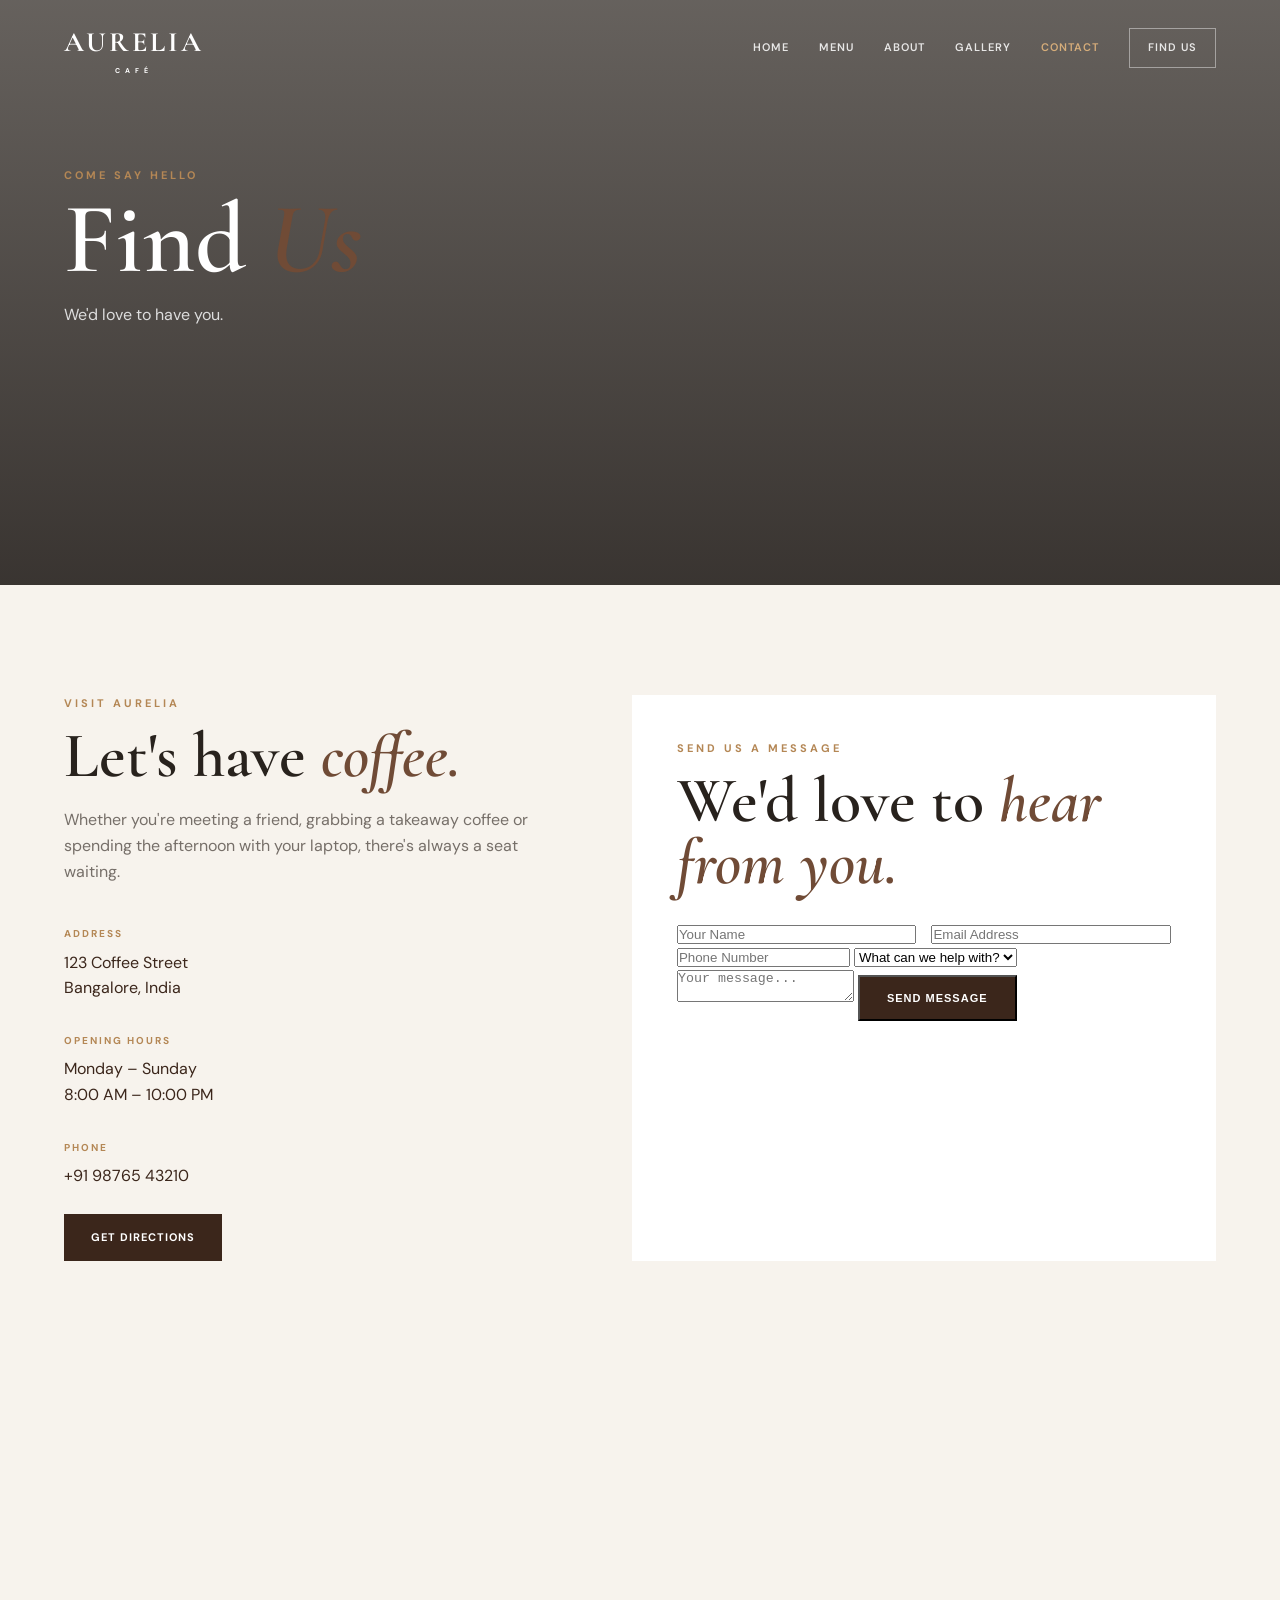
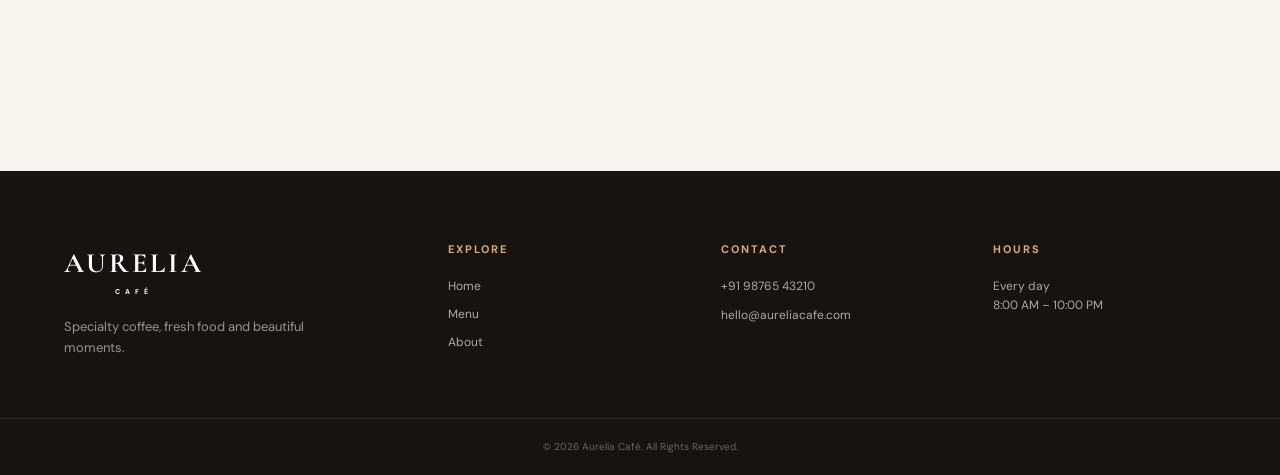
<file: contact.html>
<!DOCTYPE html>
<html lang="en">
<head>
    <meta charset="UTF-8">
    <meta name="viewport"
          content="width=device-width, initial-scale=1.0">
    <title>Contact | Aurelia Café</title>
    <link rel="stylesheet" href="style.css">
    <link rel="preconnect" href="https://fonts.googleapis.com">
    <link rel="preconnect" href="https://fonts.gstatic.com" crossorigin>
    <link href="https://fonts.googleapis.com/css2?family=Cormorant+Garamond:wght@500;600;700&family=DM+Sans:wght@400;500;600;700&display=swap"
          rel="stylesheet">
</head>
<body>
<header class="navbar">
    <div class="container nav-container">
        <a href="index.html" class="logo">
            AURELIA
            <span>CAFÉ</span>
        </a>
        <button class="menu-toggle" id="menuToggle">
            ☰
        </button>
        <nav id="navMenu">
            <a href="index.html">
                Home
            </a>
            <a href="menu.html">
                Menu
            </a>
            <a href="about.html">
                About
            </a>
            <a href="gallery.html">
                Gallery
            </a>
            <a href="contact.html" class="active">
                Contact
            </a>
            <a href="contact.html" class="nav-button">
                Find Us
            </a>
        </nav>
    </div>
</header>
<section class="page-hero">
    <div class="container">
        <p class="eyebrow">
            COME SAY HELLO
        </p>
        <h1>
            Find <em>Us</em>
        </h1>
        <p>
            We'd love to have you.
        </p>
    </div>
</section>
<section class="section contact-section">
    <div class="container contact-grid">
        <div class="contact-info">
            <p class="eyebrow">
                VISIT AURELIA
            </p>
            <h2>
                Let's have
                <em>coffee.</em>
            </h2>
            <p>
                Whether you're meeting a friend, grabbing a
                takeaway coffee or spending the afternoon with
                your laptop, there's always a seat waiting.
            </p>
            <div class="contact-detail">
                <span>
                    ADDRESS
                </span>
                <p>
                    123 Coffee Street
                    <br>
                    Bangalore, India
                </p>
            </div>
            <div class="contact-detail">
                <span>
                    OPENING HOURS
                </span>
                <p>
                    Monday – Sunday
                    <br>
                    8:00 AM – 10:00 PM
                </p>
            </div>
            <div class="contact-detail">
                <span>
                    PHONE
                </span>
                <p>
                    <a href="tel:+919876543210">
                        +91 98765 43210
                    </a>
                </p>
            </div>
           <a
    href="https://www.google.com/maps/dir/?api=1&destination=12.9575617,77.7093540&destination_place_id=ChIJf9quLP8TrjsRT4_uLCMQKfs"
    target="_blank"
    rel="noopener noreferrer"
    class="btn">
    Get Directions
</a>
        </div>
        <div class="contact-form-box">
            <p class="eyebrow">
                SEND US A MESSAGE
            </p>
            <h2>
                We'd love to
                <em>hear from you.</em>
            </h2>
            <form id="contactForm">
                <div class="form-row">
                    <input
                        type="text"
                        name="name"
                        placeholder="Your Name"
                        required>
                    <input
                        type="email"
                        name="email"
                        placeholder="Email Address"
                        required>
                </div>
                <input
                    type="tel"
                    name="phone"
                    placeholder="Phone Number">
                <select name="subject">
                    <option value="">
                        What can we help with?
                    </option>
                    <option>
                        General enquiry
                    </option>
                    <option>
                        Private event
                    </option>
                    <option>
                        Catering
                    </option>
                    <option>
                        Feedback
                    </option>
                </select>
                <textarea
                    name="message"
                    placeholder="Your message..."
                    required></textarea>
                <button
                    type="submit"
                    class="btn">
                    Send Message
                </button>
                <p id="formMessage"
                   class="form-message">
                </p>
            </form>
        </div>
    </div>
</section>
<section class="map-section">
    <a
        href="https://www.google.com/maps/dir/?api=1&destination=12.9575617,77.7093540&destination_place_id=ChIJf9quLP8TrjsRT4_uLCMQKfs"
        target="_blank"
        rel="noopener noreferrer"
        class="map-overlay-link"
        aria-label="Open directions to Aurelia Café in Google Maps">
    </a>
    <iframe
        src="https://maps.google.com/maps?q=Olive+Street+Food+Cafe+Marthahalli+Bengaluru&ll=12.9575617,77.7093540&z=16&output=embed"
        width="100%"
        height="450"
        style="border:0;"
        allowfullscreen=""
        loading="lazy"
        referrerpolicy="no-referrer-when-downgrade">
    </iframe>
</section>
<footer>
    <div class="container footer-grid">
        <div>
            <a href="index.html" class="logo">
                AURELIA
                <span>CAFÉ</span>
            </a>
            <p class="footer-text">
                Specialty coffee, fresh food and beautiful moments.
            </p>
        </div>
        <div>
            <h4>
                Explore
            </h4>
            <a href="index.html">
                Home
            </a>
            <a href="menu.html">
                Menu
            </a>
            <a href="about.html">
                About
            </a>
        </div>
        <div>
            <h4>
                Contact
            </h4>
            <p>
                +91 98765 43210
            </p>
            <p>
                hello@aureliacafe.com
            </p>
        </div>
        <div>
            <h4>
                Hours
            </h4>
            <p>
                Every day
                <br>
                8:00 AM – 10:00 PM
            </p>
        </div>
    </div>
    <div class="copyright">
        © 2026 Aurelia Café. All Rights Reserved.
    </div>
</footer>
<script src="script.js"></script>
</body>
</html>
</file>
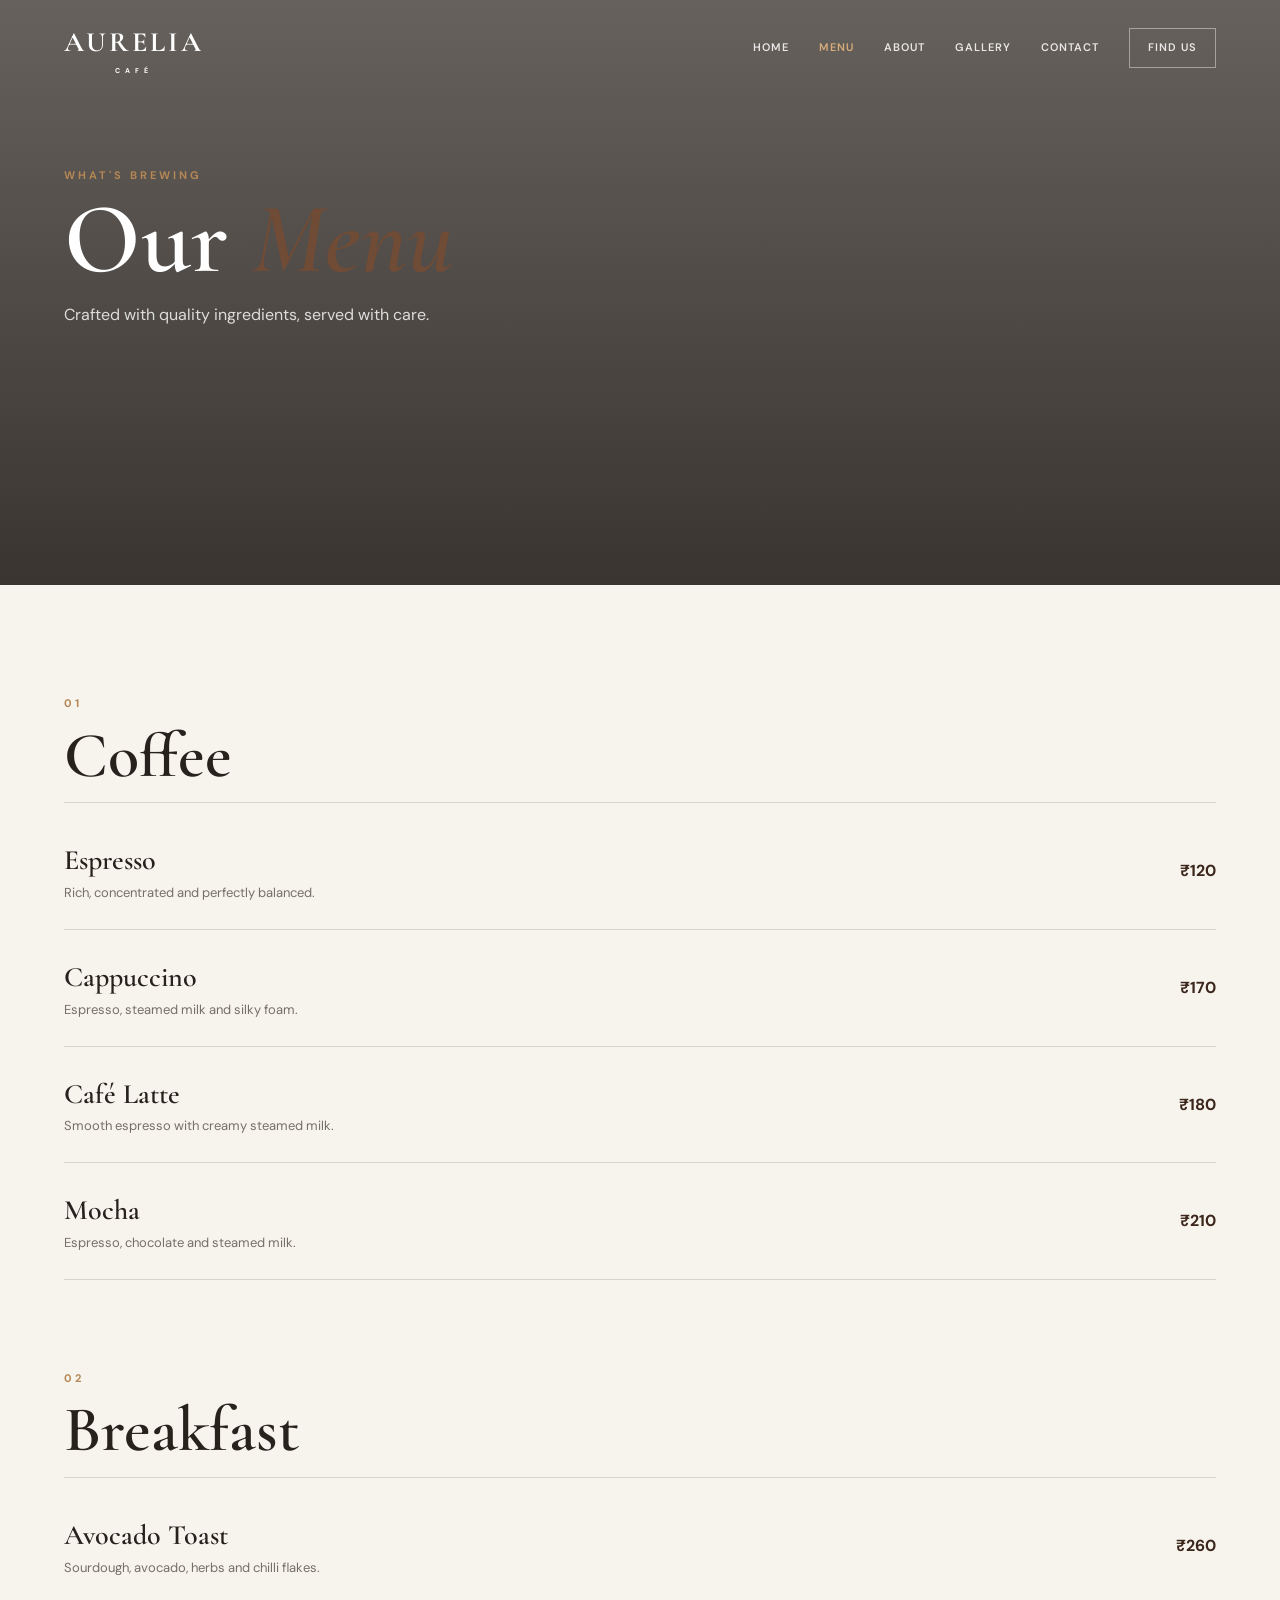
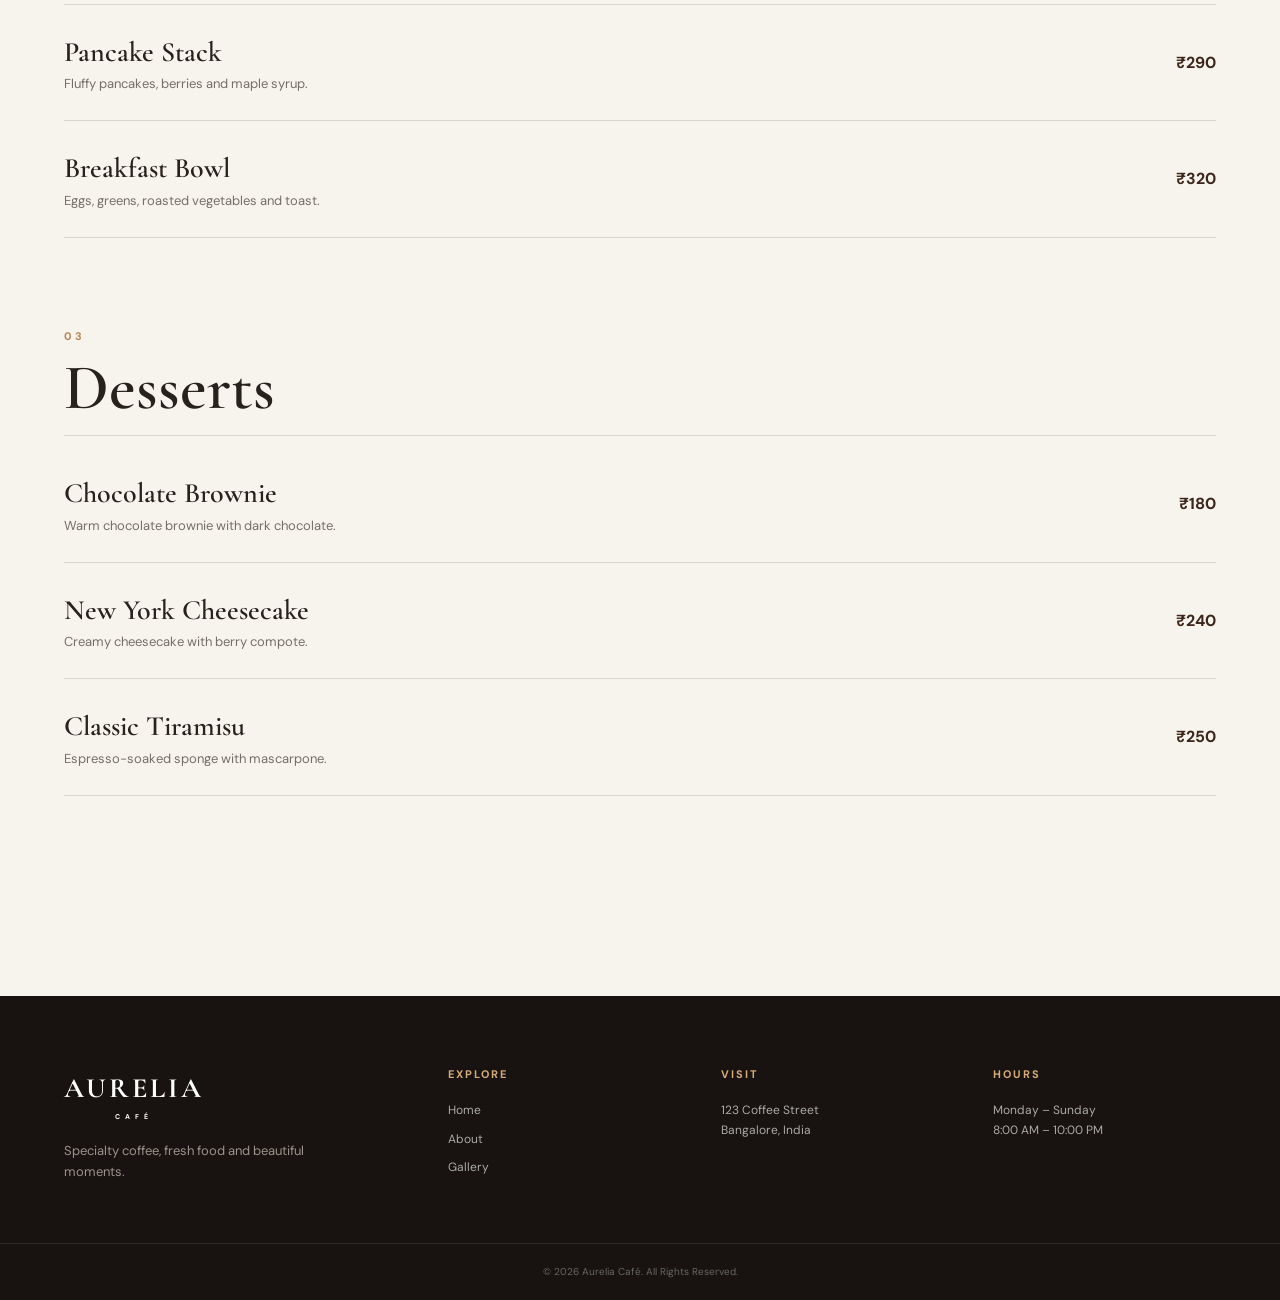
<file: menu.html>
<!DOCTYPE html>
<html lang="en">
<head>
    <meta charset="UTF-8">
    <meta name="viewport"
          content="width=device-width, initial-scale=1.0">
    <title>Menu | Aurelia Café</title>
    <link rel="stylesheet" href="style.css">
    <link rel="preconnect" href="https://fonts.googleapis.com">
    <link rel="preconnect" href="https://fonts.gstatic.com" crossorigin>
    <link href="https://fonts.googleapis.com/css2?family=Cormorant+Garamond:wght@500;600;700&family=DM+Sans:wght@400;500;600;700&display=swap"
          rel="stylesheet">
</head>
<body>
<header class="navbar">
    <div class="container nav-container">
        <a href="index.html" class="logo">
            AURELIA
            <span>CAFÉ</span>
        </a>
        <button class="menu-toggle" id="menuToggle">
            ☰
        </button>
        <nav id="navMenu">
            <a href="index.html">
                Home
            </a>
            <a href="menu.html" class="active">
                Menu
            </a>
            <a href="about.html">
                About
            </a>
            <a href="gallery.html">
                Gallery
            </a>
            <a href="contact.html">
                Contact
            </a>
            <a href="contact.html" class="nav-button">
                Find Us
            </a>
        </nav>
    </div>
</header>
<section class="page-hero">
    <div class="container">
        <p class="eyebrow">
            WHAT'S BREWING
        </p>
        <h1>
            Our <em>Menu</em>
        </h1>
        <p>
            Crafted with quality ingredients,
            served with care.
        </p>
    </div>
</section>
<section class="section menu-section">
    <div class="container">
        <div class="menu-category">
            <div class="category-heading">
                <p class="eyebrow">
                    01
                </p>
                <h2>
                    Coffee
                </h2>
            </div>
            <div class="menu-list">
                <div class="menu-item">
                    <div>
                        <h3>
                            Espresso
                        </h3>
                        <p>
                            Rich, concentrated and perfectly balanced.
                        </p>
                    </div>
                    <strong>
                        ₹120
                    </strong>
                </div>
                <div class="menu-item">
                    <div>
                        <h3>
                            Cappuccino
                        </h3>
                        <p>
                            Espresso, steamed milk and silky foam.
                        </p>
                    </div>
                    <strong>
                        ₹170
                    </strong>
                </div>
                <div class="menu-item">
                    <div>
                        <h3>
                            Café Latte
                        </h3>
                        <p>
                            Smooth espresso with creamy steamed milk.
                        </p>
                    </div>
                    <strong>
                        ₹180
                    </strong>
                </div>
                <div class="menu-item">
                    <div>
                        <h3>
                            Mocha
                        </h3>
                        <p>
                            Espresso, chocolate and steamed milk.
                        </p>
                    </div>
                    <strong>
                        ₹210
                    </strong>
                </div>
            </div>
        </div>
        <div class="menu-category">
            <div class="category-heading">
                <p class="eyebrow">
                    02
                </p>
                <h2>
                    Breakfast
                </h2>
            </div>
            <div class="menu-list">
                <div class="menu-item">
                    <div>
                        <h3>
                            Avocado Toast
                        </h3>
                        <p>
                            Sourdough, avocado, herbs and chilli flakes.
                        </p>
                    </div>
                    <strong>
                        ₹260
                    </strong>
                </div>
                <div class="menu-item">
                    <div>
                        <h3>
                            Pancake Stack
                        </h3>
                        <p>
                            Fluffy pancakes, berries and maple syrup.
                        </p>
                    </div>
                    <strong>
                        ₹290
                    </strong>
                </div>
                <div class="menu-item">
                    <div>
                        <h3>
                            Breakfast Bowl
                        </h3>
                        <p>
                            Eggs, greens, roasted vegetables and toast.
                        </p>
                    </div>
                    <strong>
                        ₹320
                    </strong>
                </div>
            </div>
        </div>
        <div class="menu-category">
            <div class="category-heading">
                <p class="eyebrow">
                    03
                </p>
                <h2>
                    Desserts
                </h2>
            </div>
            <div class="menu-list">
                <div class="menu-item">
                    <div>
                        <h3>
                            Chocolate Brownie
                        </h3>
                        <p>
                            Warm chocolate brownie with dark chocolate.
                        </p>
                    </div>
                    <strong>
                        ₹180
                    </strong>
                </div>
                <div class="menu-item">
                    <div>
                        <h3>
                            New York Cheesecake
                        </h3>
                        <p>
                            Creamy cheesecake with berry compote.
                        </p>
                    </div>
                    <strong>
                        ₹240
                    </strong>
                </div>
                <div class="menu-item">
                    <div>
                        <h3>
                            Classic Tiramisu
                        </h3>
                        <p>
                            Espresso-soaked sponge with mascarpone.
                        </p>
                    </div>
                    <strong>
                        ₹250
                    </strong>
                </div>
            </div>
        </div>
    </div>
</section>
<footer>
    <div class="container footer-grid">
        <div>
            <a href="index.html" class="logo">
                AURELIA
                <span>CAFÉ</span>
            </a>
            <p class="footer-text">
                Specialty coffee, fresh food and beautiful moments.
            </p>
        </div>
        <div>
            <h4>
                Explore
            </h4>
            <a href="index.html">
                Home
            </a>
            <a href="about.html">
                About
            </a>
            <a href="gallery.html">
                Gallery
            </a>
        </div>
        <div>
            <h4>
                Visit
            </h4>
            <p>
                123 Coffee Street
                <br>
                Bangalore, India
            </p>
        </div>
        <div>
            <h4>
                Hours
            </h4>
            <p>
                Monday – Sunday
                <br>
                8:00 AM – 10:00 PM
            </p>
        </div>
    </div>
    <div class="copyright">
        © 2026 Aurelia Café. All Rights Reserved.
    </div>
</footer>
<script src="script.js"></script>
</body>
</html>
</file>
<file: style.css>
* {
    margin: 0;
    padding: 0;
    box-sizing: border-box;
}

html {
    scroll-behavior: smooth;
}

body {
    background: #f7f3ed;
    color: #28221d;
    font-family: "DM Sans", sans-serif;
    line-height: 1.6;
}

img {
    display: block;
    width: 100%;
}

a {
    color: inherit;
    text-decoration: none;
}

:root {
    --cream: #f7f3ed;
    --cream-dark: #e9dfd2;
    --brown: #3b261b;
    --brown-light: #704b36;
    --gold: #b48755;
    --black: #181310;
    --white: #ffffff;
    --gray: #766f69;
    --border: rgba(59,38,27,0.15);
}

.container {
    width: 90%;
    max-width: 1200px;
    margin: auto;
}

.section {
    padding: 110px 0;
}

.eyebrow {
    color: var(--gold);
    font-size: 11px;
    font-weight: 700;
    letter-spacing: 3px;
    text-transform: uppercase;
    margin-bottom: 12px;
}

h1,
h2,
h3 {
    font-family: "Cormorant Garamond", serif;
    font-weight: 600;
}

h2 {
    font-size: clamp(42px, 5vw, 68px);
    line-height: 0.98;
}

h2 em,
h1 em {
    color: var(--brown-light);
    font-style: italic;
}

.btn {
    display: inline-flex;
    align-items: center;
    justify-content: center;
    background: var(--brown);
    color: white;
    padding: 15px 27px;
    font-size: 11px;
    font-weight: 700;
    letter-spacing: 1px;
    text-transform: uppercase;
    transition: 0.3s;
}

.btn:hover {
    background: var(--gold);
    transform: translateY(-3px);
}

.btn-light {
    background: transparent;
    border: 1px solid white;
    margin-left: 10px;
}

.btn-light:hover {
    background: white;
    color: var(--brown);
}

.navbar {
    position: fixed;
    top: 0;
    left: 0;
    width: 100%;
    z-index: 1000;
    padding: 20px 0;
    color: white;
    transition: 0.3s;
}

.navbar.scrolled {
    background: rgba(24,19,16,0.96);
    padding: 13px 0;
}

.nav-container {
    display: flex;
    align-items: center;
    justify-content: space-between;
}

.logo {
    font-family: "Cormorant Garamond", serif;
    font-size: 28px;
    font-weight: 700;
    letter-spacing: 3px;
}

.logo span {
    display: block;
    font-family: "DM Sans", sans-serif;
    font-size: 7px;
    letter-spacing: 5px;
    text-align: center;
}

nav {
    display: flex;
    align-items: center;
    gap: 30px;
}

nav a {
    font-size: 11px;
    font-weight: 600;
    text-transform: uppercase;
    letter-spacing: 1px;
    opacity: 0.85;
    transition: 0.3s;
}

nav a:hover,
nav a.active {
    opacity: 1;
    color: #d6ad7a;
}

.nav-button {
    border: 1px solid rgba(255,255,255,0.5);
    padding: 10px 18px;
}

.menu-toggle {
    display: none;
    border: none;
    background: none;
    color: white;
    font-size: 26px;
    cursor: pointer;
}

.hero {
    min-height: 100vh;
    display: flex;
    align-items: center;
    position: relative;
    color: white;
    background:
        url("https://images.unsplash.com/photo-1495474472287-4d71bcdd2085?auto=format&fit=crop&w=1900&q=90")
        center/cover no-repeat;
}

.hero-overlay {
    position: absolute;
    inset: 0;
    background:
        linear-gradient(
            90deg,
            rgba(24,19,16,0.9),
            rgba(24,19,16,0.35)
        );
}

.hero-content {
    position: relative;
    z-index: 2;
    max-width: 700px;
    padding-top: 80px;
}

.hero h1 {
    font-size: clamp(60px, 8vw, 105px);
    line-height: 0.82;
}

.hero h1 em {
    color: #d6ad7a;
}

.hero-text {
    max-width: 550px;
    color: #ddd;
    margin: 30px 0;
    font-size: 16px;
}

.hero-buttons {
    display: flex;
}

.intro {
    background: var(--cream);
}

.intro-grid {
    display: grid;
    grid-template-columns: 1fr 1fr;
    gap: 100px;
    align-items: center;
}

.large-text {
    color: var(--gray);
    font-size: 18px;
    max-width: 550px;
}

.text-link {
    display: inline-block;
    margin-top: 20px;
    color: var(--brown);
    font-size: 11px;
    font-weight: 700;
    letter-spacing: 1px;
    text-transform: uppercase;
    border-bottom: 1px solid var(--brown);
    padding-bottom: 4px;
}

.featured {
    background: white;
}

.section-heading {
    display: flex;
    justify-content: space-between;
    align-items: end;
    margin-bottom: 45px;
}

.food-grid {
    display: grid;
    grid-template-columns:
        repeat(3, 1fr);
    gap: 25px;
}

.food-card {
    background: var(--cream);
    transition: 0.3s;
}

.food-card:hover {
    transform: translateY(-7px);
}

.food-image {
    height: 310px;
    overflow: hidden;
}

.food-image img {
    height: 100%;
    object-fit: cover;
    transition: 0.5s;
}

.food-card:hover img {
    transform: scale(1.05);
}

.food-info {
    padding: 25px;
}

.food-info span {
    color: var(--gold);
    font-size: 10px;
    font-weight: 700;
    letter-spacing: 2px;
    text-transform: uppercase;
}

.food-info h3 {
    font-size: 29px;
    margin: 5px 0;
}

.food-info p {
    color: var(--gray);
    font-size: 13px;
    margin-bottom: 15px;
}

.food-info strong {
    color: var(--brown);
}

.experience {
    display: grid;
    grid-template-columns: 1fr 1fr;
    min-height: 600px;
}

.experience-image {
    background:
        url("https://images.unsplash.com/photo-1501339847302-ac426a4a7cbb?auto=format&fit=crop&w=1200&q=90")
        center/cover no-repeat;
}

.experience-content {
    background: var(--brown);
    color: white;
    display: flex;
    flex-direction: column;
    justify-content: center;
    padding: 12%;
}

.experience-content h2 {
    margin-bottom: 25px;
}

.experience-content h2 em {
    color: #d6ad7a;
}

.experience-content p:not(.eyebrow) {
    color: #d0c5bd;
    max-width: 450px;
    margin-bottom: 30px;
}

.experience-content .btn {
    align-self: flex-start;
    background: var(--gold);
}

.features {
    background: var(--cream-dark);
}

.feature-grid {
    display: grid;
    grid-template-columns:
        repeat(3, 1fr);
    gap: 50px;
}

.feature span {
    color: var(--gold);
    font-size: 12px;
}

.feature h3 {
    font-size: 30px;
    margin: 8px 0;
}

.feature p {
    color: var(--gray);
    font-size: 14px;
}

.cta {
    padding: 120px 0;
    text-align: center;
    background:
        linear-gradient(
            rgba(24,19,16,0.8),
            rgba(24,19,16,0.8)
        ),
        url("https://images.unsplash.com/photo-1554118811-1e0d58224f24?auto=format&fit=crop&w=1900&q=90")
        center/cover fixed;
    color: white;
}

.cta h2 {
    font-size: clamp(48px, 7vw, 85px);
    margin-bottom: 35px;
}

.cta h2 em {
    color: #d6ad7a;
}

.page-hero {
    min-height: 65vh;
    display: flex;
    align-items: end;
    padding-bottom: 90px;
    color: white;
    background:
        linear-gradient(
            rgba(24,19,16,0.65),
            rgba(24,19,16,0.85)
        ),
        url("https://images.unsplash.com/photo-1559925393-8be0ec4767c8?auto=format&fit=crop&w=1900&q=90")
        center/cover;
}

.page-hero h1 {
    font-size: clamp(65px, 8vw, 100px);
    line-height: 0.85;
}

.page-hero p:last-child {
    color: #ddd;
    margin-top: 20px;
}

.menu-section {
    background: var(--cream);
}

.menu-category {
    margin-bottom: 90px;
}

.category-heading {
    border-bottom: 1px solid var(--border);
    margin-bottom: 10px;
}

.category-heading h2 {
    margin-bottom: 15px;
}

.menu-item {
    display: flex;
    justify-content: space-between;
    align-items: center;
    gap: 30px;
    padding: 25px 0;
    border-bottom: 1px solid var(--border);
}

.menu-item h3 {
    font-size: 28px;
}

.menu-item p {
    color: var(--gray);
    font-size: 13px;
}

.menu-item strong {
    color: var(--brown);
    white-space: nowrap;
}

.menu-note {
    padding: 25px;
    background: var(--cream-dark);
}

.menu-note strong {
    color: var(--brown);
}

.menu-note p {
    color: var(--gray);
    font-size: 13px;
}

.story {
    background: white;
}

.story-grid {
    display: grid;
    grid-template-columns:
        1fr 1fr;
    gap: 90px;
    align-items: center;
}

.story-image {
    height: 600px;
}

.story-image img {
    height: 100%;
    object-fit: cover;
}

.story-content p:not(.eyebrow) {
    color: var(--gray);
    margin-top: 20px;
    font-size: 15px;
}

.story-content h2 {
    max-width: 500px;
}

.values {
    background: var(--cream-dark);
}

.center {
    text-align: center;
}

.value-grid {
    display: grid;
    grid-template-columns:
        repeat(3, 1fr);
    gap: 25px;
}

.value-card {
    padding: 40px;
    background: var(--cream);
    border: 1px solid var(--border);
}

.value-card span {
    color: var(--gold);
    font-size: 12px;
}

.value-card h3 {
    font-size: 34px;
    margin: 10px 0;
}

.value-card p {
    color: var(--gray);
    font-size: 14px;
}

.quote-section {
    padding: 130px 0;
    background: var(--brown);
    color: white;
    text-align: center;
}

blockquote {
    font-family: "Cormorant Garamond", serif;
    font-size: clamp(42px, 6vw, 75px);
    font-style: italic;
    line-height: 0.95;
    max-width: 900px;
    margin: auto;
}

.quote-section p {
    color: #d6ad7a;
    margin-top: 25px;
}

.gallery-page {
    background: var(--cream);
}

.gallery-grid-large {
    display: grid;
    grid-template-columns:
        repeat(3, 1fr);
    grid-auto-rows: 300px;
    gap: 15px;
}

.gallery-photo {
    overflow: hidden;
}

.gallery-photo.large {
    grid-row: span 2;
}

.gallery-photo img {
    height: 100%;
    object-fit: cover;
    transition: 0.6s;
}

.gallery-photo:hover img {
    transform: scale(1.05);
}

.gallery-cta {
    padding: 120px 0;
    background: var(--cream-dark);
    text-align: center;
}

.gallery-cta h2 {
    margin-bottom: 30px;
}

.contact-section {
    background: var(--cream);
}

.contact-grid {
    display: grid;
    grid-template-columns:
        0.9fr 1.1fr;
    gap: 90px;
}

.contact-info h2 {
    margin-bottom: 20px;
}

.contact-info > p:not(.eyebrow) {
    color: var(--gray);
    max-width: 500px;
    margin-bottom: 35px;
}

.contact-detail {
    margin-bottom: 25px;
}

.contact-detail span {
    color: var(--gold);
    font-size: 10px;
    font-weight: 700;
    letter-spacing: 2px;
}

.contact-detail p {
    margin-top: 5px;
    color: var(--brown);
}

.contact-form-box {
    background: white;
    padding: 45px;
}

.contact-form-box h2 {
    margin-bottom: 30px;
}

.contact-form {
    display: flex;
    flex-direction: column;
    gap: 15px;
}

.form-row {
    display: grid;
    grid-template-columns:
        1fr 1fr;
    gap: 15px;
}

.contact-form input,
.contact-form textarea,
.contact-form select {
    width: 100%;
    border: none;
    border-bottom: 1px solid var(--border);
    background: transparent;
    padding: 15px 5px;
    outline: none;
    font-family: inherit;
    color: var(--brown);
}

.contact-form textarea {
    min-height: 130px;
    resize: vertical;
}

.contact-form input:focus,
.contact-form textarea:focus,
.contact-form select:focus {
    border-color: var(--gold);
}

.form-message {
    color: var(--brown-light);
    font-size: 12px;
}

.map-section {
    height: 400px;
    position: relative;
}

.map-section iframe {
    width: 100%;
    height: 100%;
    border: 0;
    pointer-events: none;
}

.map-overlay-link {
    position: absolute;
    inset: 0;
    z-index: 2;
    cursor: pointer;
}

footer {
    background: var(--black);
    color: white;
    padding: 70px 0 20px;
}

.footer-grid {
    display: grid;
    grid-template-columns:
        1.5fr 1fr 1fr 1fr;
    gap: 50px;
    padding-bottom: 50px;
}

.footer-grid .logo {
    display: inline-block;
}

.footer-text {
    color: #9b928c;
    max-width: 300px;
    margin-top: 15px;
    font-size: 13px;
}

footer h4 {
    color: #d6ad7a;
    font-size: 11px;
    letter-spacing: 2px;
    text-transform: uppercase;
    margin-bottom: 18px;
}
footer a:not(.logo) {
    display: block;
    color: #aaa;
    font-size: 12px;
    margin-bottom: 9px;
    transition: 0.3s;
}

footer a:hover {
    color: white;
}

footer p {
    color: #aaa;
    font-size: 12px;
    margin-bottom: 10px;
}

.copyright {
    border-top: 1px solid rgba(255,255,255,0.1);
    padding-top: 20px;
    text-align: center;
    color: #666;
    font-size: 10px;
}

@media (max-width: 900px) {
    .menu-toggle {
        display: block;
    }
    nav {
        position: absolute;
        top: 100%;
        left: 0;
        width: 100%;
        background: var(--black);
        display: none;
        flex-direction: column;
        gap: 0;
        padding: 15px 0;
    }

    nav.open {
        display: flex;
    }

    nav a {
        width: 100%;
        text-align: center;
        padding: 13px;
    }

    .nav-button {
        border: none;
    }

    .intro-grid,
    .story-grid,
    .contact-grid {
        grid-template-columns: 1fr;
        gap: 50px;
    }

    .food-grid {
        grid-template-columns: 1fr;
    }

    .experience {
        grid-template-columns: 1fr;
    }

    .experience-image {
        min-height: 450px;
    }

    .feature-grid,
    .value-grid {
        grid-template-columns: 1fr;
    }

    .gallery-grid-large {
        grid-template-columns:
            repeat(2, 1fr);
        grid-auto-rows: 250px;
    }

    .gallery-photo.large {
        grid-row: span 1;
    }

    .footer-grid {
        grid-template-columns:
            repeat(2, 1fr);
    }
}

@media (max-width: 600px) {
    .section {
        padding: 75px 0;
    }
    .hero {
        min-height: 90vh;
    }
    .hero h1 {
        font-size: 60px;
    }
    .hero-buttons {
        flex-direction: column;
        gap: 10px;
    }
    .btn-light {
        margin-left: 0;
    }
    .section-heading {
        flex-direction: column;
        align-items: flex-start;
        gap: 15px;
    }

    .food-image {
        height: 260px;
    }

    .experience-image {
        min-height: 350px;
    }

    .experience-content {
        padding: 70px 8%;
    }

    .menu-item h3 {
        font-size: 24px;
    }

    .gallery-grid-large {
        grid-template-columns: 1fr;
        grid-auto-rows: 300px;
    }

    .form-row {
        grid-template-columns: 1fr;
    }

    .contact-form-box {
        padding: 30px 20px;
    }

    .footer-grid {
        grid-template-columns: 1fr;
    }
}
</file>
